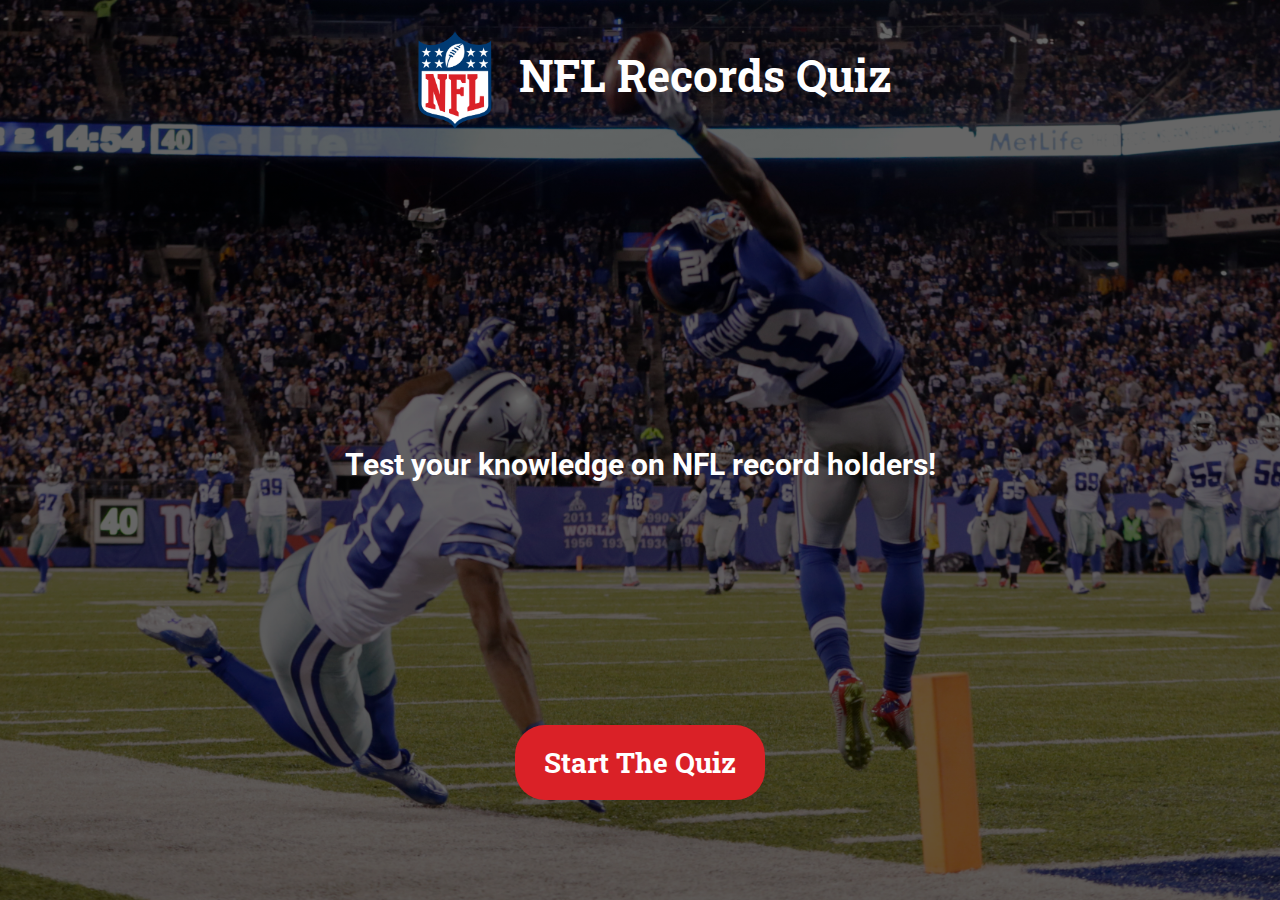
<file: index.html>
<!DOCTYPE html>
<html lang="en">
  <head>
    <meta charset="UTF-8" />
    <meta name="viewport" content="width=device-width, initial-scale=1.0" />
    <meta http-equiv="X-UA-Compatible" content="ie=edge" />
    <link href="reset.css" rel="stylesheet" type="text/css" />
    <link href="style.css" rel="stylesheet" type="text/css" />
    <link href="https://fonts.googleapis.com/css?family=Roboto|Roboto+Slab&display=swap" rel="stylesheet" />
    <title>Kei and Dan W's Quiz App</title>
  </head>
  <body>
    <header role="banner" class="banner">
      <img src="images/nflPng.png" alt="NFL Logo" />
      <h1>NFL Records Quiz</h1>
    </header>

    <main class="main"></main>
    <script src="https://code.jquery.com/jquery-3.4.1.min.js"></script>
    <script src="store.js"></script>
    <script src="index.js"></script>
  </body>
</html>
</file>
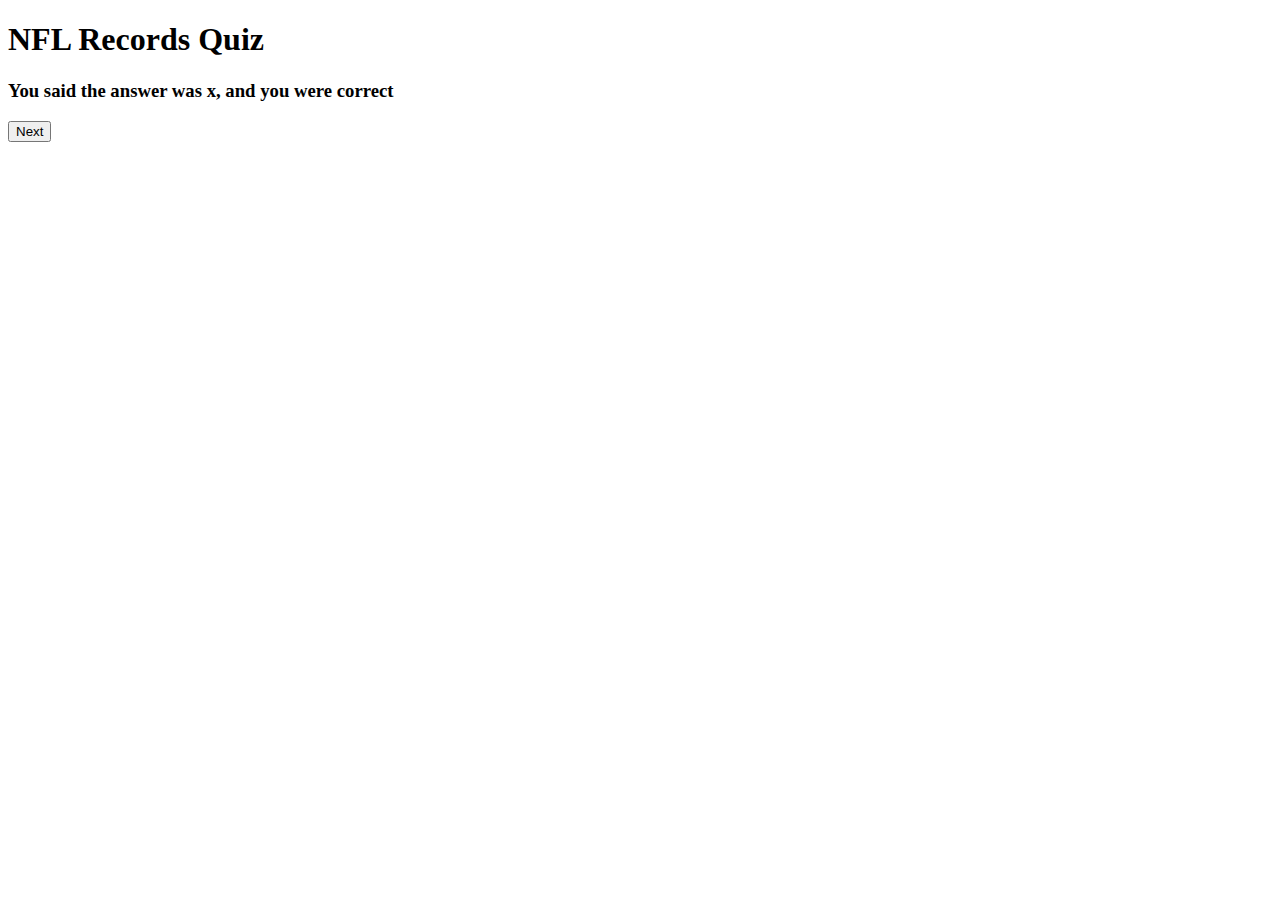
<file: greybox/answers.html>
<!DOCTYPE html>
<html lang="en">
<head>
  <meta charset="UTF-8">
  <meta name="viewport" content="width=device-width, initial-scale=1.0">
  <meta http-equiv="X-UA-Compatible" content="ie=edge">
  <title>Kei and Dan W's Quiz App</title>
</head>
<body>
  <header>
    <h1>NFL Records Quiz</h1>
  </header>

  <main class = "main">
    <h3>You said the answer was x, and you were correct</h3>
    <!-- if correct, photo of player, if wrong, photo of player getting tackled/etc-->
    <button>Next</button>
  </main>
</body>
</html>
</file>
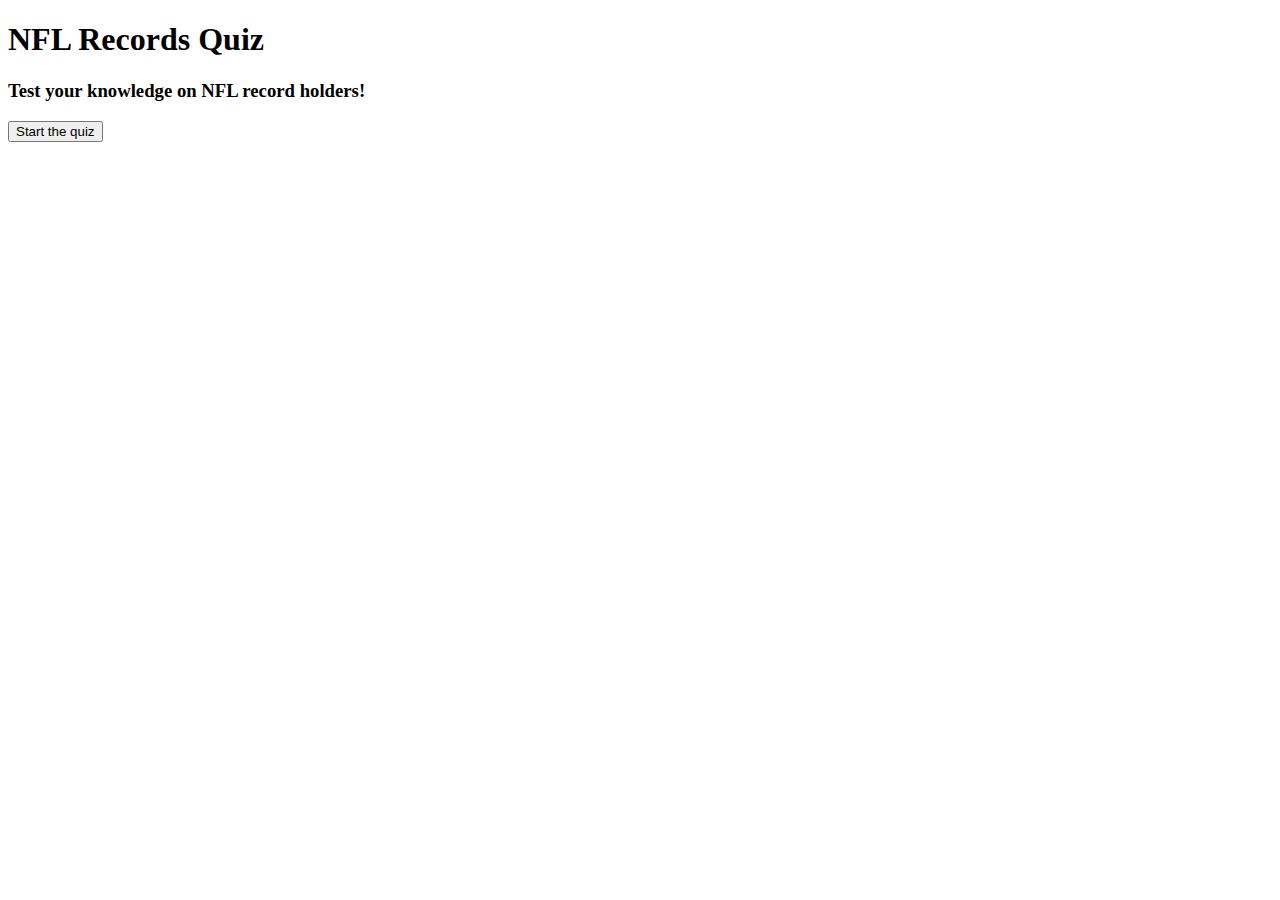
<file: greybox/landing.html>
<!DOCTYPE html>
<html lang="en">
<head>
  <meta charset="UTF-8">
  <meta name="viewport" content="width=device-width, initial-scale=1.0">
  <meta http-equiv="X-UA-Compatible" content="ie=edge">
  <title>Kei and Dan W's Quiz App</title>
</head>
<body>
  <header>
    <h1>NFL Records Quiz</h1>
  </header>

  <main class = "main">
    <h3>Test your knowledge on NFL record holders!</h3>
    <button>Start the quiz</button>
  </main>
</body>
</html>
</file>
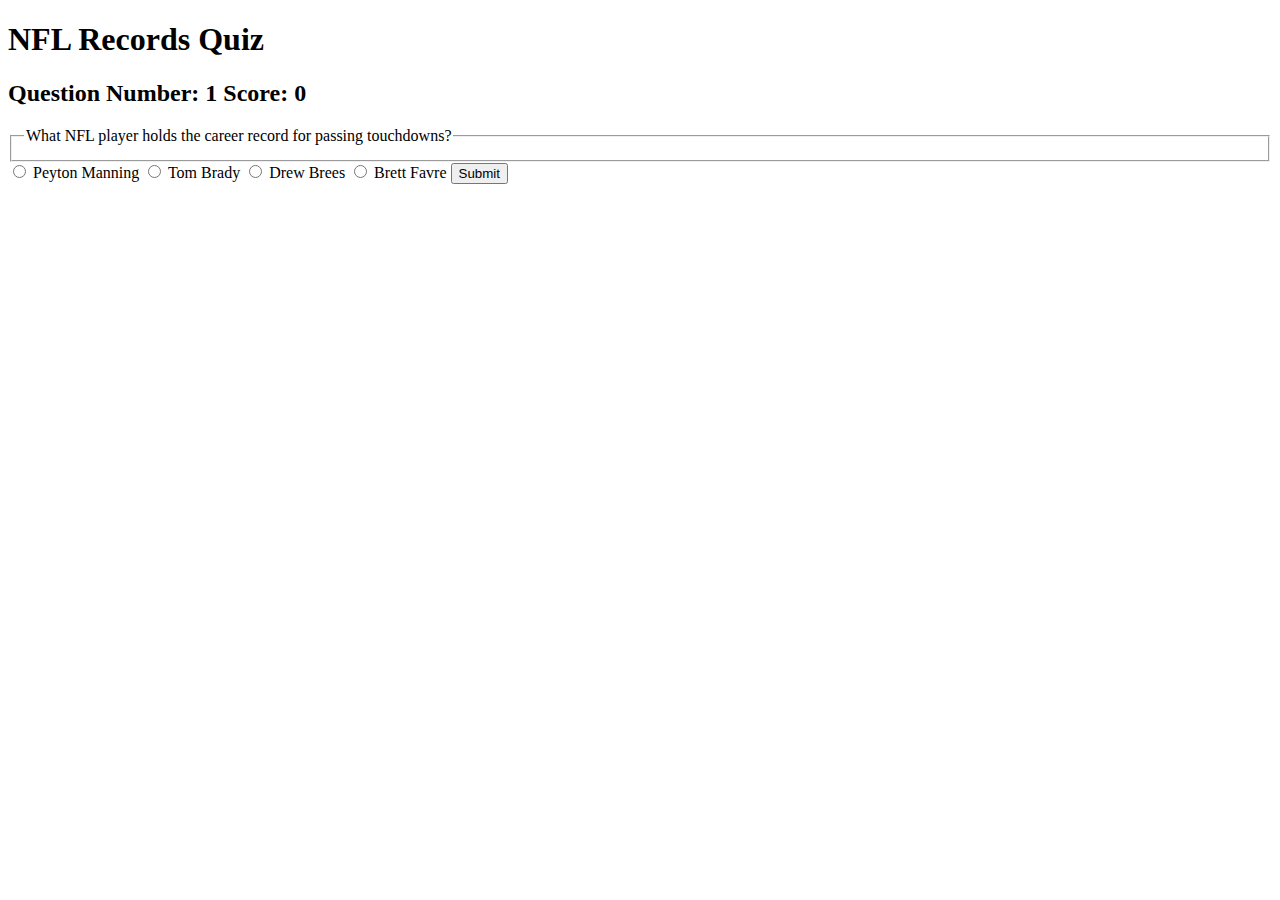
<file: greybox/questions.html>
<!DOCTYPE html>
<html lang="en">
<head>
  <meta charset="UTF-8">
  <meta name="viewport" content="width=device-width, initial-scale=1.0">
  <meta http-equiv="X-UA-Compatible" content="ie=edge">
  <title>Kei and Dan W's Quiz App</title>
</head>
<body>
  <header>
    <h1>NFL Records Quiz</h1>
    <h2>Question Number: 1 Score: 0</h2>
  </header>

  <main class = "main">
    <form>
      <fieldset>
        <legend class= questionText>
          <!--call the appropriate question from STORE -->
          What NFL player holds the career record for passing touchdowns?
        </legend>
      </fieldset>
      <!-- call the function to display answer options-->
      <input type = "radio">
      <label>Peyton Manning</label>
      <input type = "radio">
      <label>Tom Brady</label>
      <input type = "radio">
      <label>Drew Brees</label>
      <input type = "radio">
      <label>Brett Favre</label>
      <button type="submit">Submit</button>
    </form>
  </main>
</body>
</html>
</file>
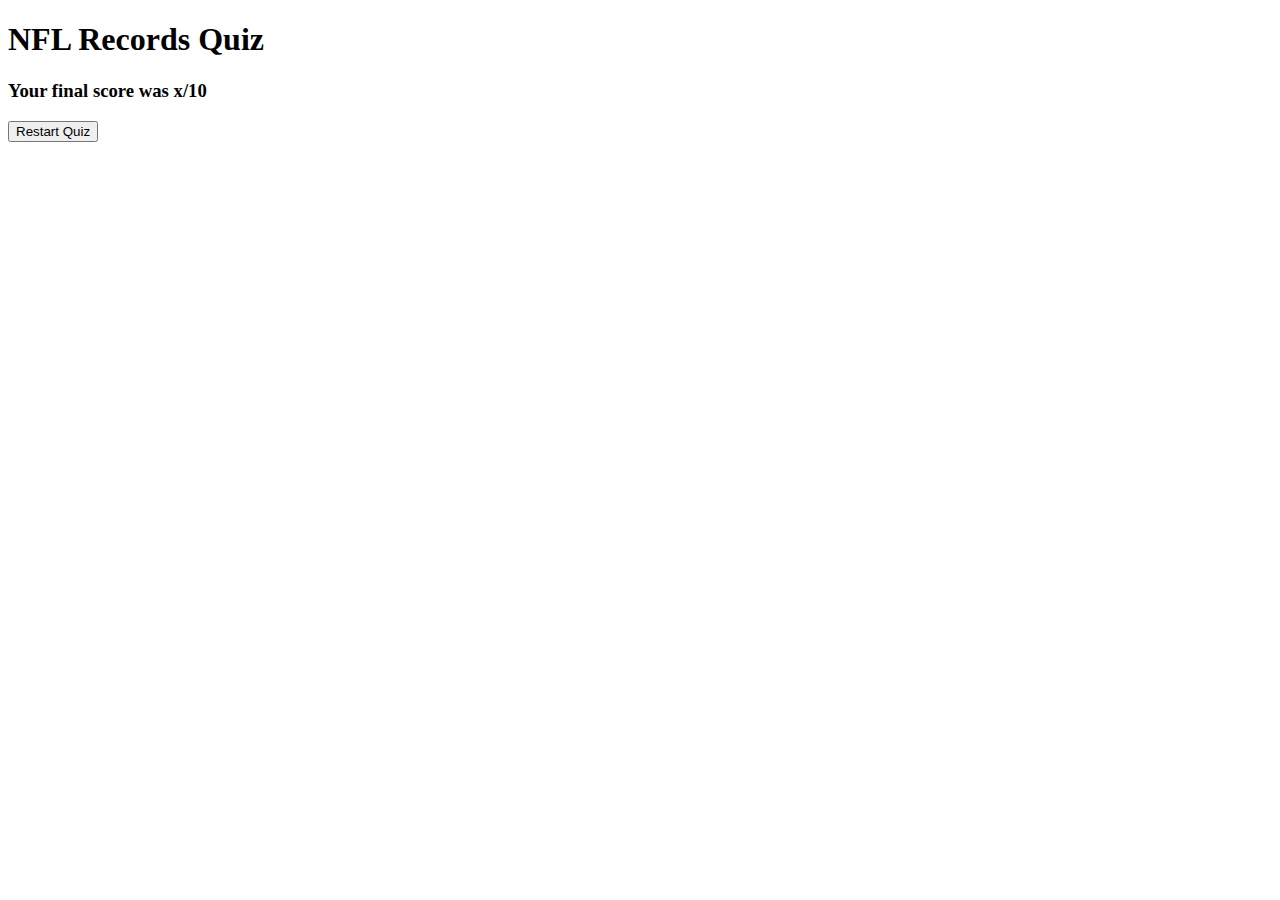
<file: greybox/results.html>
<!DOCTYPE html>
<html lang="en">
<head>
  <meta charset="UTF-8">
  <meta name="viewport" content="width=device-width, initial-scale=1.0">
  <meta http-equiv="X-UA-Compatible" content="ie=edge">
  <title>Kei and Dan W's Quiz App</title>
</head>
<body>
  <header>
    <h1>NFL Records Quiz</h1>
  </header>

  <main class = "main">
    <!-- depending on score, different set of photos/messages? store messages in global variable-->
    <h3>Your final score was x/10</h3>
    <button>Restart Quiz</button>
  </main>
</body>
</html>
</file>
<file: style.css>
html,
body {
  overflow: hidden;
}

body {
  width: 100vw;
  height: 100vh;
  background-color: black;
  color: white;
  font-family: 'Roboto', sans-serif;
  background-image: linear-gradient(rgba(0, 0, 0, 0.6), rgba(0, 0, 0, 0.6)), url(images/catch_mobile.jpg);
  background-repeat: no-repeat;
  background-size: cover;
}

.banner {
  width: 100%;
  margin-top: 10px;
  display: flex;
  flex-direction: column;
  align-items: center;
  justify-content: center;
}

.banner img {
  width: 80px;
  height: auto;
}

.banner h1 {
  width: 100%;
  margin: 0px auto;
  text-align: center;
  font-family: 'Roboto Slab', serif;
  font-size: 36px;
  font-weight: bold;
  color: white;
}

.main {
  height: 515px;
  display: flex;
  flex-direction: column;
  justify-content: center;
  align-items: center;
}

.main h2 {
  margin-bottom: 100px;
  width: 250px;
  font-size: 22px;
  font-weight: bold;
  line-height: 30px;
}

button {
  background-color: #da2127;
  color: white;
  font-family: 'Roboto Slab', sans-serif;
  border: 0;
  font-size: 24px;
  font-weight: bold;
}

.main .startButton {
  width: 250px;
  height: 75px;
  margin-bottom: 70px;
  border-radius: 30px;
  font-size: 28px;
}

.main .startScreen {
  margin-top: 150px;
  height: 100%;
  display: flex;
  flex-direction: column;
  justify-content: space-between;
  text-align: center;
  align-items: center;
}

.startScreen button {
  width: 180px;
  font-size: 20px;
  margin: 10px;
  border-radius: 13px;
}

.main .formContainer {
  position: relative;
  width: 80%;
  height: 390px;
  margin: 0 auto;
  padding-top: 50px;
  padding-bottom: 25px;
  background-color: white;
  color: black;
}

.main form {
  width: 100%;
  height: 100%;
  display: flex;
  flex-direction: column;
  align-items: center;
  justify-content: center;
}

.main form button {
  width: 130px;
  margin-top: 10px;
  padding: 10px;
  font-size: 20px;
  border-radius: 13px;
}

.main .questionNumber {
  position: absolute;
  top: 12px;
  left: 12px;
}

.main .score {
  position: absolute;
  top: 12px;
  right: 12px;
}

.main .questionText {
  width: 100%;
  margin-bottom: 15px;
  text-align: center;
  color: #da2127;
}

.main .answerContainer {
  display: flex;
  align-items: center;
  height: 60px;
  width: 220px;
  margin-bottom: 12px;
  background-color: #003a73;
  color: white;
}

.main .answerContainer input {
  margin: 0 12px;
}

.main .answerImage {
  margin-top: 20px;
  margin-bottom: 45px;
  width: 220px;
}

.main legend {
  display: flex;
  flex-direction: column;
  justify-content: space-evenly;
  align-items: center;
}

.main .resultForm p {
  line-height: 22px;
  color: black;
}

.main .resultText {
  font-size: 22px;
  font-weight: bold;
  color: #da2127;
}

.main .finalResultForm p {
  margin-bottom: 50px;
  font-size: 20px;
  font-weight: bold;
  color: black;
}

.main .finalResultForm button {
  width: 180px;
}

.main .finalResultForm img {
  margin-bottom: 50px;
  margin-left: auto;
  margin-right: auto;
  width: 220px;
  height: auto;
}

@media (min-width: 1023px) {
  body {
    background-image: linear-gradient(rgba(0, 0, 0, 0.6), rgba(0, 0, 0, 0.6)), url(images/Catch.jpg);
    background-repeat: no-repeat;
    background-size: cover;
  }

  .banner {
    width: 550px;
    height: 150px;
    margin: 0 auto;
    flex-direction: row;
  }

  .banner img {
    margin-top: 10px;
    margin-left: 50px;
  }

  .banner h1 {
    font-size: 44px;
  }

  .main {
    height: 80%;
  }

  .main h2 {
    width: 100%;
    margin: 0 auto;
    padding-top: 150px;
    font-size: 30px;
  }

  .main .formContainer {
    width: 700px;
  }

  .main .answerForm {
    display: grid;
    grid-template-columns: repeat(8, 1fr);
    grid-template-rows: repeat(12, 1fr);
    row-gap: 15px;
    column-gap: 15px;
    justify-content: center;
    align-items: center;
  }

  .main .answerForm fieldset {
    grid-row: 1/4;
    grid-column: 2/8;
    padding-left: 20px;
    padding-right: 20px;
    font-size: 20px;
  }

  .main .answerForm legend {
    height: 90px;
  }

  .main .answerForm .answerContainer {
    width: 100%;
    height: 100%;
    font-size: 20px;
  }

  .main .answerForm .ans1 {
    grid-row: 4/7;
    grid-column: 2/5;
  }

  .main .answerForm .ans2 {
    grid-row: 4/7;
    grid-column: 5/8;
  }

  .main .answerForm .ans3 {
    grid-row: 7/10;
    grid-column: 2/5;
  }

  .main .answerForm .ans4 {
    grid-row: 7/10;
    grid-column: 5/8;
  }

  .main .answerForm button {
    justify-self: center;
    grid-row: 10/13;
    grid-column: 4/6;
  }

  .main .answerImage {
    width: 320px;
    margin-bottom: 25px;
  }

  .main .finalResultForm {
    margin-top: -10px;
  }

  .main .finalResultForm p {
    height: 100px;
    margin-bottom: 10px;
  }

  .main .finalResultForm img {
    margin-top: 10px;
    margin-bottom: 35px;
    width: 320px;
  }
}
</file>
